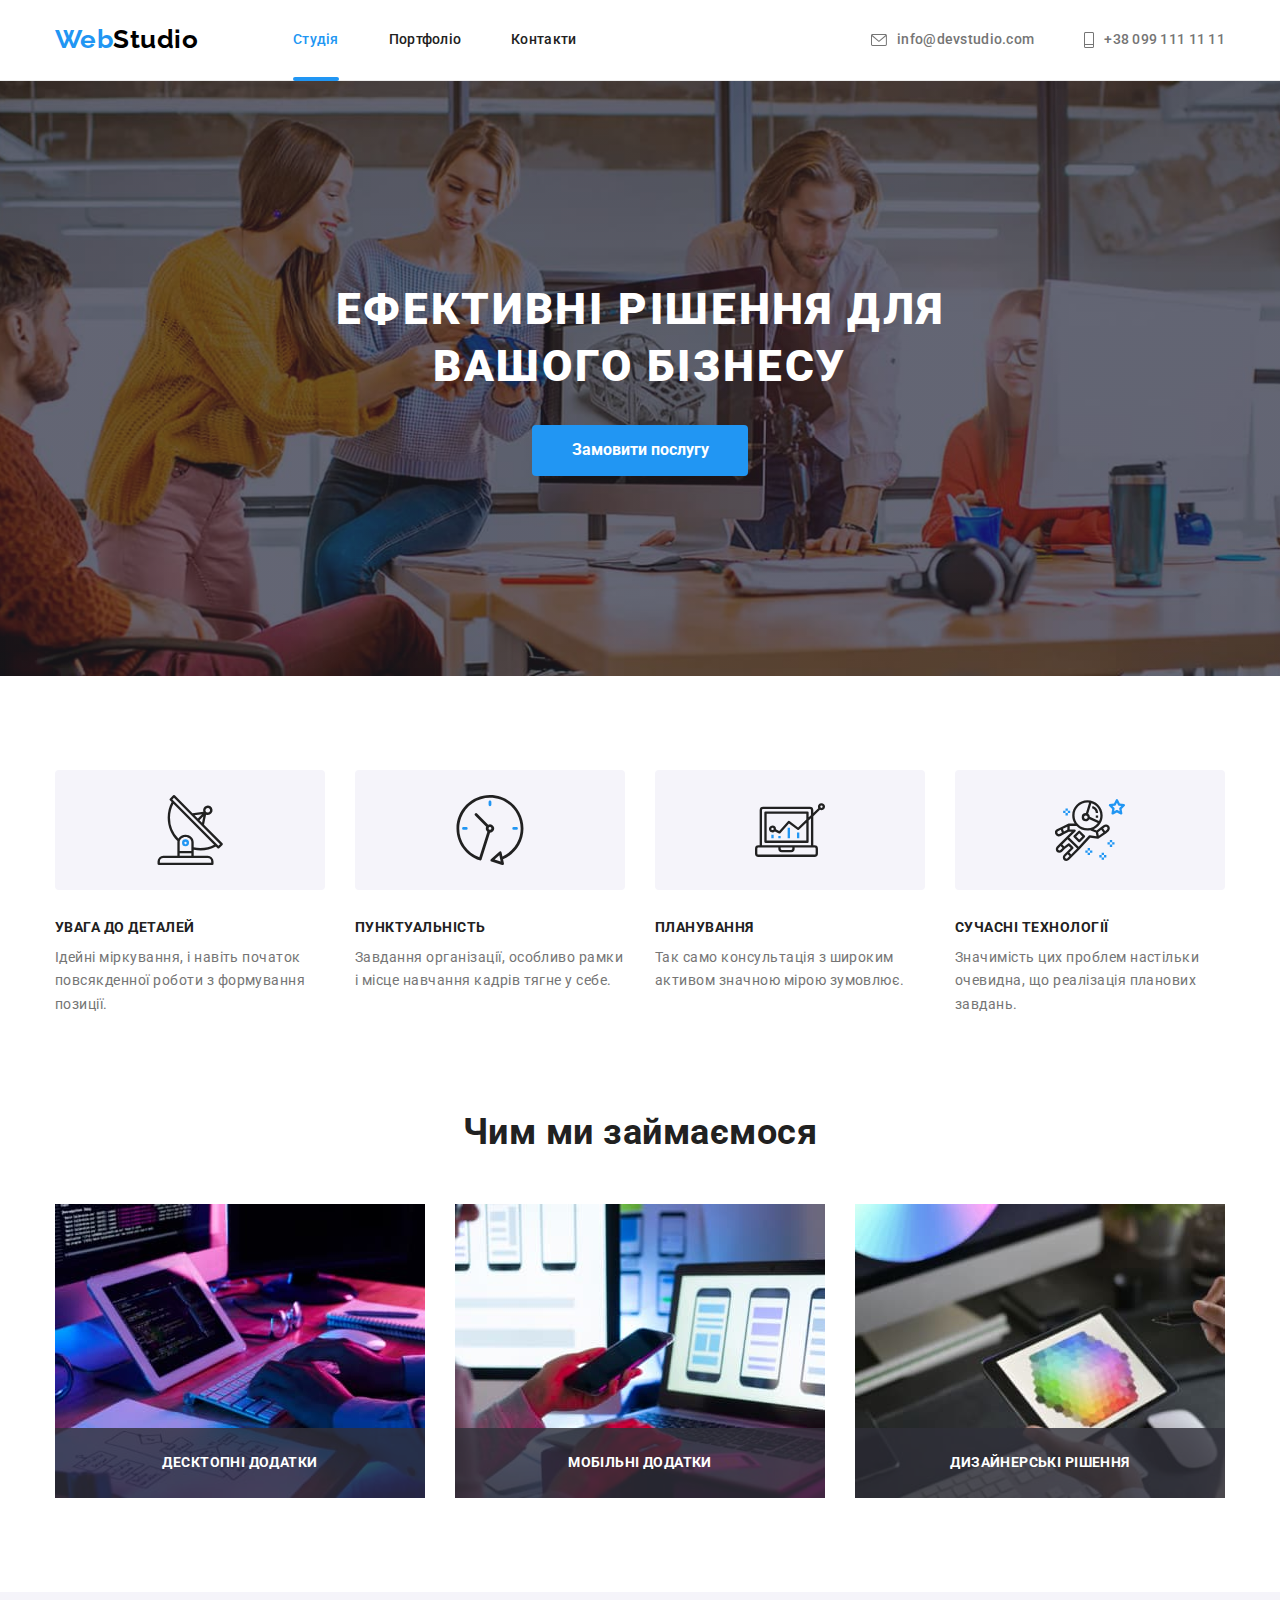
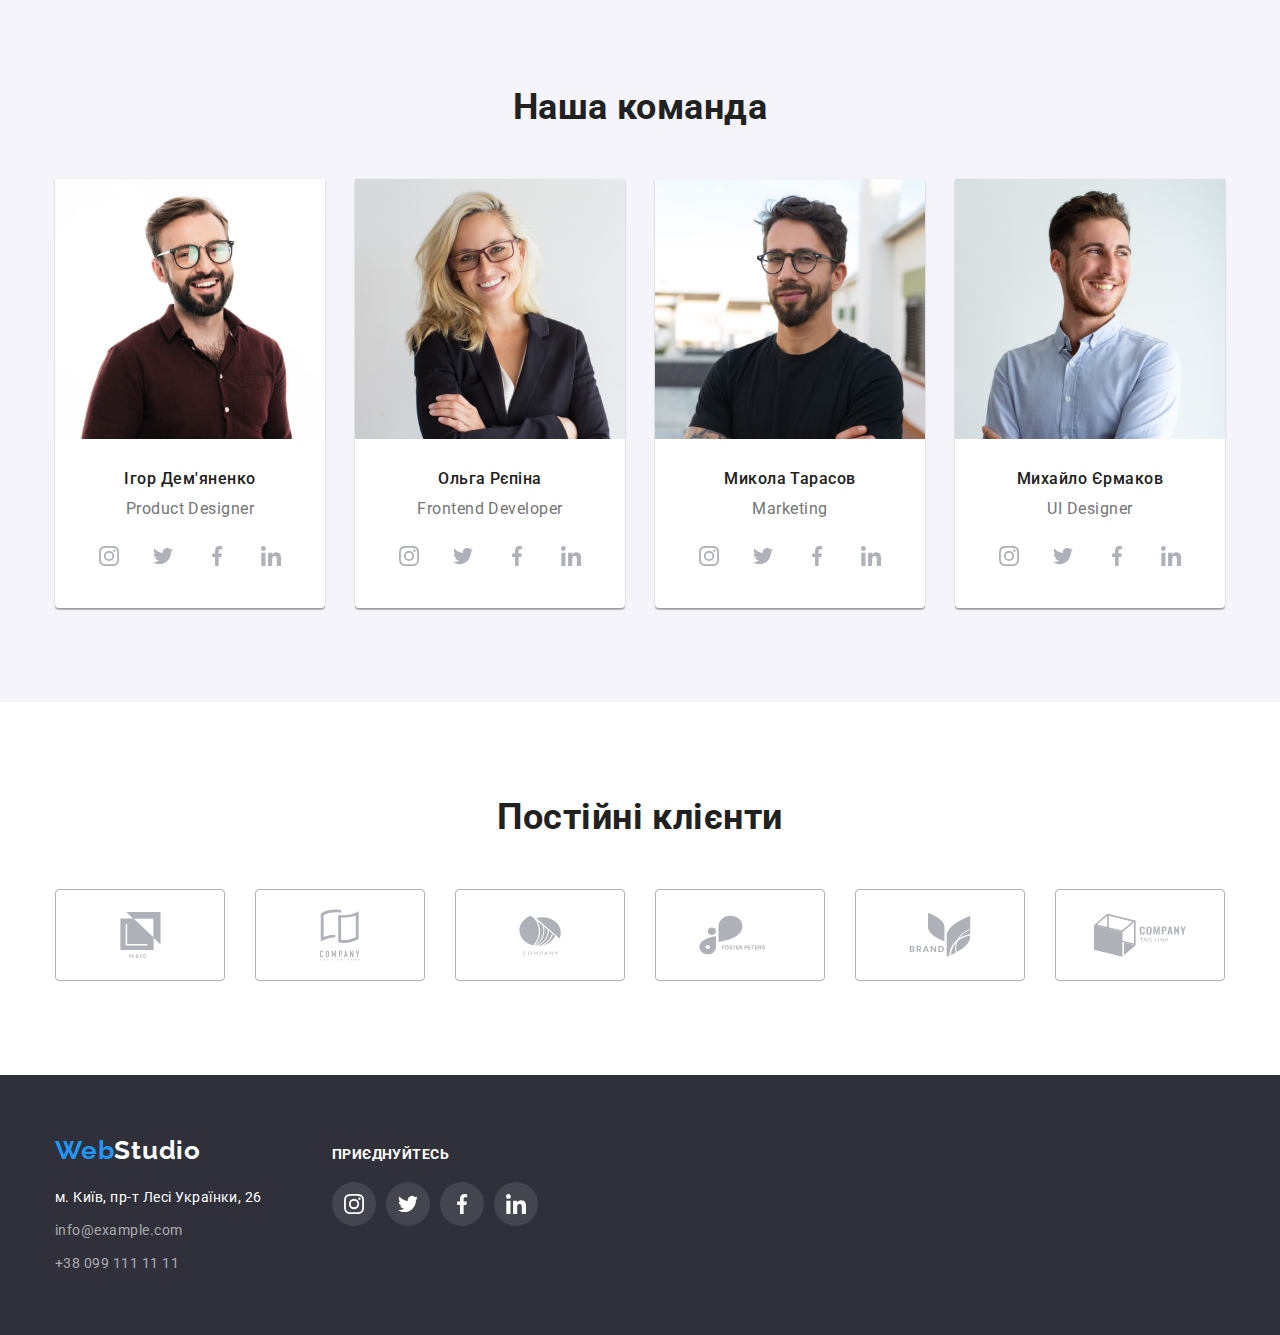
<file: index.html>
<!DOCTYPE html>
<html lang="uk">
<head>
    <meta charset="UTF-8">
    <meta http-equiv="X-UA-Compatible" content="IE=edge">
    <meta name="viewport" content="width=device-width, initial-scale=1.0">
    <title>Document</title>
    <link rel="preconnect" href="https://fonts.googleapis.com">
    <link rel="preconnect" href="https://fonts.gstatic.com" crossorigin>
    <link href="https://fonts.googleapis.com/css2?family=Raleway:wght@700&family=Roboto:wght@400;500;700;900&display=swap"
        rel="stylesheet">  
    <link rel="stylesheet" href="https://cdnjs.cloudflare.com/ajax/libs/modern-normalize/1.1.0/modern-normalize.min.css">

    <link rel="stylesheet" href="./css/styles.css">
</head>
<body class="page">
    <header class="page-header">
        <div class="conteiner main-nav">
        <nav class="nav">
            <a href="./index.html" class="logo"><span class="logo-style">Web</span>Studio</a>
            <ul class="site-nav">
                <li class="item"><a href="./index.html" class="link current">Студія</a></li>
                <li class="item"><a href="./portfolio.html" class="link">Портфоліо</a></li>
                <li class="item"><a href="" class="link">Контакти</a></li>
            </ul>
        </nav>
        <ul class="feedback">
            <li class="item"><a href="info@devstudio.com" class="link mail">
                <svg class="envelope-icon">
                    <use href="./images/sprayt.svg#icon-envelope"></use>
                </svg>info@devstudio.com</a></li>
            <li class="item"><a href="tel:+380991111111" class="link number">
                <svg class="smartfon-icon">
                    <use href="./images/sprayt.svg#icon-Vector"></use>
                </svg>+38 099 111 11 11</a></li>
        </ul>
        </div>
    </header>
    <main>
        <section class="hero-section">
            <div class="conteiner">
                <h1 class="hero-title">Ефективні рішення для вашого бізнесу</h1>
                <button type="button" class="hero-button" data-modal-open>Замовити послугу</button>
            </div>
        </section>
        <section class="section">
           <div class="conteiner">
            <h2 class="section-title no-title">Наші переваги</h2>
            <ul class="benefits">
                <li class="item">
                    <div class="benefits-conteiner">
                        <svg class="antenna-icon">
                            <use href="./images/sprayt.svg#icon-Group"></use>
                        </svg>
                    </div>
                    <h3 class="title first">УВАГА ДО ДЕТАЛЕЙ</h3>
                    <p class="post">Ідейні міркування, і навіть початок повсякденної роботи з формування позиції.</p>
                </li>
                <li class="item">
                    <div class="benefits-conteiner">
                        <svg class="clock-icon">
                            <use href="./images/sprayt.svg#icon-clock"></use>
                        </svg>
                    </div>
                    <h3 class="title second">ПУНКТУАЛЬНІСТЬ</h3>
                    <p class="post">Завдання організації, особливо рамки і місце навчання кадрів тягне у себе.</p>
                </li>
                <li class="item">
                    <div class="benefits-conteiner">
                        <svg class="diagram-icon">
                            <use href="./images/sprayt.svg#icon-diagram"></use>
                        </svg>
                    </div>
                    <h3 class="title third">ПЛАНУВАННЯ</h3>
                    <p class="post">Так само консультація з широким активом значною мірою зумовлює.</p>
                </li>
                <li class="item">
                    <div class="benefits-conteiner">
                        <svg class="astronaut-icon">
                            <use href="./images/sprayt.svg#icon-astronaut"></use>
                        </svg>
                    </div>
                    <h3 class="title fourth">СУЧАСНІ ТЕХНОЛОГІЇ</h3>
                    <p class="post">Значимість цих проблем настільки очевидна, що реалізація планових завдань.</p>
                </li>
            </ul>
           </div>
        </section>
        <section class="section">
            <div class="conteiner">
                <h2 class="section-title">Чим ми займаємося</h2>
                <ul class="actings">
                    <li class="item">
                        <div class="actings-container">
                            <img src="./images/pc.jpg" alt="ноутбук" width="370" class="image">
                            <div class="actings-post-container">
                                <p class="actings-post">Десктопні додатки</p>
                            </div>
                        </div>
                    </li>
                    <li class="item">
                        <div class="actings-container">
                            <img src="./images/phone.jpg" alt="телефон" width="370" class="image">
                            <div class="actings-post-container">
                                <p class="actings-post">Мобільні додатки</p>
                            </div>
                        </div>
                    </li>
                    <li class="item">
                        <div class="actings-container">
                            <img src="./images/tablet.jpg" alt="планшет" width="370" class="image">
                            <div class="actings-post-container">
                                <p class="actings-post">Дизайнерські рішення</p>
                            </div>
                        </div>
                    </li>
                </ul>
            </div>
        </section>
        <section class="section section-backgraund">
            <div class="conteiner">
                <h2 class="section-title">Наша команда</h2>
                <ul class="team">
                    <li class="item">
                        <img src="images/Ihor.jpg" alt="фото Ігор Дем'яненко" width="270" class="image-team">
                        <h3 class="title">Ігор Дем'яненко</h3>
                        <p class="post">Product Designer</p>
                        <ul class="social-networks">
                            <li>
                                <a href="" class="team-link">
                                    <svg class="instagram-team-icon">
                                        <use href="./images/sprayt.svg#icon-instagram-team"></use>
                                    </svg>
                                </a>
                            </li>
                            <li>
                                <a href="" class="team-link">
                                    <svg class="twitter-team-icon">
                                        <use href="./images/sprayt.svg#icon-twitter-team"></use>
                                    </svg>
                                </a>
                            </li>
                            <li>
                                <a href="" class="team-link">
                                    <svg class="facebook-team-icon">
                                        <use href="./images/sprayt.svg#icon-facebook-team"></use>
                                    </svg>
                                </a>
                            </li>
                            <li>
                                <a href="" class="team-link">
                                    <svg class="linkedin-team-icon">
                                        <use href="./images/sprayt.svg#icon-linkedin-team"></use>
                                    </svg>
                                </a>
                            </li>
                        </ul>
                    </li>
                    <li class="item">
                        <img src="images/Olha.jpg" alt="фото Ольга Рєпіна" width="270" class="image-team">
                        <h3 class="title">Ольга Рєпіна</h3>
                        <p class="post">Frontend Developer</p>
                        <ul class="social-networks">
                            <li>
                                <a href="" class="team-link">
                                    <svg class="instagram-team-icon">
                                        <use href="./images/sprayt.svg#icon-instagram-team"></use>
                                    </svg>
                                </a>
                            </li>
                            <li>
                                <a href="" class="team-link">
                                    <svg class="twitter-team-icon">
                                        <use href="./images/sprayt.svg#icon-twitter-team"></use>
                                    </svg>
                                </a>
                            </li>
                            <li>
                                <a href="" class="team-link">
                                    <svg class="facebook-team-icon">
                                        <use href="./images/sprayt.svg#icon-facebook-team"></use>
                                    </svg>
                                </a>
                            </li>
                            <li>
                                <a href="" class="team-link">
                                    <svg class="linkedin-team-icon">
                                        <use href="./images/sprayt.svg#icon-linkedin-team"></use>
                                    </svg>
                                </a>
                            </li>
                        </ul>
                    </li>
                    <li class="item">
                        <img src="images/Koly.jpg" alt="фото Микола Тарасов" width="270" class="image-team">
                        <h3 class="title">Микола Тарасов</h3>
                        <p class="post">Marketing</p>
                        <ul class="social-networks">
                            <li>
                                <a href="" class="team-link">
                                    <svg class="instagram-team-icon">
                                        <use href="./images/sprayt.svg#icon-instagram-team"></use>
                                    </svg>
                                </a>
                            </li>
                            <li>
                                <a href="" class="team-link">
                                    <svg class="twitter-team-icon">
                                        <use href="./images/sprayt.svg#icon-twitter-team"></use>
                                    </svg>
                                </a>
                            </li>
                            <li>
                                <a href="" class="team-link">
                                    <svg class="facebook-team-icon">
                                        <use href="./images/sprayt.svg#icon-facebook-team"></use>
                                    </svg>
                                </a>
                            </li>
                            <li>
                                <a href="" class="team-link">
                                    <svg class="linkedin-team-icon">
                                        <use href="./images/sprayt.svg#icon-linkedin-team"></use>
                                    </svg>
                                </a>
                            </li>
                        </ul>
                    <li class="item">
                        <img src="images/Misha.jpg" alt="фото Михайло Єрмаков" width="270" class="image-team">
                        <h3 class="title">Михайло Єрмаков</h3>
                        <p class="post">UI Designer</p>
                        <ul class="social-networks">
                            <li>
                                <a href="" class="team-link">
                                    <svg class="instagram-team-icon">
                                        <use href="./images/sprayt.svg#icon-instagram-team"></use>
                                    </svg>
                                </a>
                            </li>
                            <li>
                                <a href="" class="team-link">
                                    <svg class="twitter-team-icon">
                                        <use href="./images/sprayt.svg#icon-twitter-team"></use>
                                    </svg>
                                </a>
                            </li>
                            <li>
                                <a href="" class="team-link">
                                    <svg class="facebook-team-icon">
                                        <use href="./images/sprayt.svg#icon-facebook-team"></use>
                                    </svg>
                                </a>
                            </li>
                            <li>
                                <a href="" class="team-link">
                                    <svg class="linkedin-team-icon">
                                        <use href="./images/sprayt.svg#icon-linkedin-team"></use>
                                    </svg>
                                </a>
                            </li>
                        </ul>
                    </li>
                </ul>
            </div>
        </section>
        <section class="section">
            <div class="conteiner">
                <h2 class="section-title">Постійні клієнти</h2>
                <ul class="customers">
                    <li>
                        <a href="" class="customer-link">
                            <svg class="ya-and-co-icon">
                                <use href="./images/sprayt.svg#icon-YA-and-CO"></use>
                            </svg>
                        </a>
                    </li>
                    <li>
                        <a href="" class="customer-link">
                            <svg class="tagline-icon">
                                <use href="./images/sprayt.svg#icon-tagline"></use>
                            </svg>
                        </a>
                    </li>
                    <li>
                        <a href="" class="customer-link">
                            <svg class="company-icon">
                                <use href="./images/sprayt.svg#icon-company"></use>
                            </svg>
                        </a>
                    </li>
                    <li>
                        <a href="" class="customer-link">
                            <svg class="foster-icon">
                                <use href="./images/sprayt.svg#icon-foster"></use>
                            </svg>
                        </a>
                    </li>
                    <li>
                        <a href="" class="customer-link">
                            <svg class="brand-icon">
                                 <use href="./images/sprayt.svg#icon-brand"></use>
                            </svg>
                        </a>
                    </li>
                    <li>
                        <a href="" class="customer-link">
                            <svg class="tag-line-icon">
                                <use href="./images/sprayt.svg#icon-tag-line"></use>
                            </svg>
                        </a>
                    </li>
                </ul>
            </div>
        </section>
    </main>
    <footer class="footer">
        <div class="conteiner basement">
            <div aria-colcount="address-container">
                <a href="./index.html" class="footer-logo"><span class="logo-style">Web</span>Studio</a>
                <address>
                    <ul class="footer-section">
                        <li class="item">
                            <a href="https://goo.gl/maps/1Dg9ZGH78BXYVgJ18" target="_blank" rel="noreferer noopener nofollow"
                                class="map">м. Київ, пр-т Лесі
                                Українки, 26
                            </a>
                        </li>
                        <li class="item">
                            <a href="info@example.com" class="mail">info@example.com</a>
                        </li>
                        <li class="item">
                            <a href="tel:+380991111111" class="telephone">+38 099 111 11 11</a>
                        </li>
                    </ul>
                </address>
            </div>
            <div class="footer-link-container">
                <h2 class="footer-title">приєднуйтесь</h2>
                <ul class="social-link">
                <li>
                    <a href="" class="footer-link">
                        <svg class="instagram-icon">
                            <use href="./images/sprayt.svg#icon-instagram"></use>
                        </svg>
                    </a>
                </li>
                <li>
                    <a href="" class="footer-link">
                        <svg class="twitter-icon">
                            <use href="./images/sprayt.svg#icon-twitter"></use>
                        </svg>
                    </a>
                </li>
                <li>
                    <a href="" class="footer-link">
                        <svg class="facebook-icon">
                            <use href="./images/sprayt.svg#icon-facebook"></use>
                        </svg>
                    </a>
                </li>
                <li>
                    <a href="" class="footer-link">
                        <svg class="linkedin-icon">
                            <use href="./images/sprayt.svg#icon-linkedin"></use>
                        </svg>
                    </a>
                </li>
                </ul>
            </div>
        </div>
    </footer>

    <div class="backdrop is-hidden" data-modal>
        <div class="modal">
            <button class="button-close" data-modal-close>
                <svg class="close-icon">
                    <use href="./images/sprayt.svg#icon-close"></use>
                </svg>
            </button>
        </div>
    </div>
    
    <script src="./js/modal.js"></script>
</body>
</html>
</file>
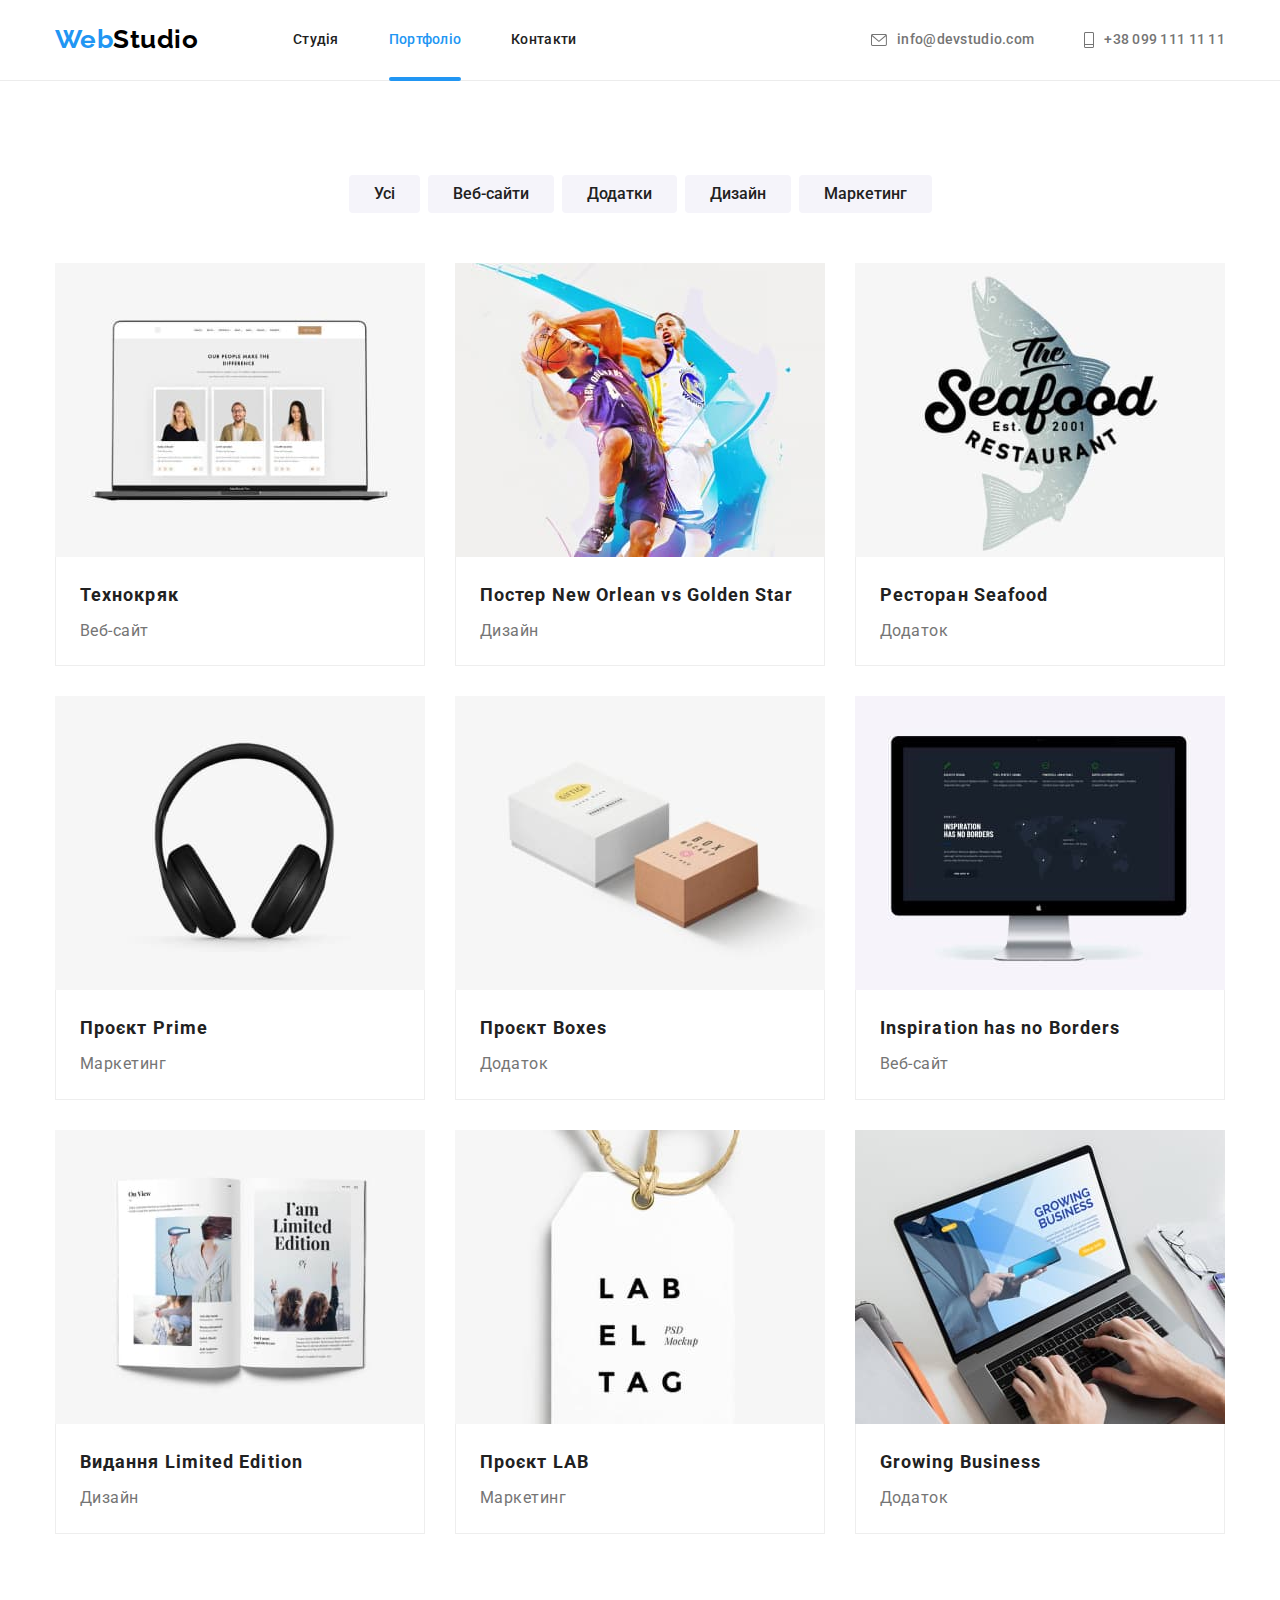
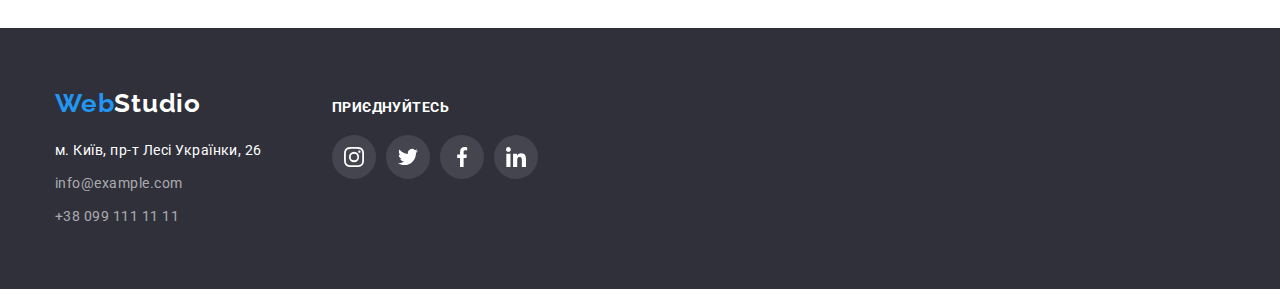
<file: portfolio.html>
<!DOCTYPE html>
<html lang="uk">
<head>
    <meta charset="UTF-8">
    <meta http-equiv="X-UA-Compatible" content="IE=edge">
    <meta name="viewport" content="width=device-width, initial-scale=1.0">
    <title>Portfolio</title>
    <link rel="preconnect" href="https://fonts.googleapis.com">
    <link rel="preconnect" href="https://fonts.gstatic.com" crossorigin>
    <link href="https://fonts.googleapis.com/css2?family=Raleway:wght@700&family=Roboto:wght@400;500;700;900&display=swap"
        rel="stylesheet">
    <link rel="stylesheet" href="https://cdnjs.cloudflare.com/ajax/libs/modern-normalize/1.1.0/modern-normalize.min.css">
    <link rel="stylesheet" href="./css/styles.css">
</head>
<body class="page">
    <header class="page-header">
        <div class="conteiner main-nav">
            <nav class="nav">
                <a href="./index.html" class="logo"><span class="logo-style">Web</span>Studio</a>
                <ul class="site-nav">
                    <li class="item"><a href="./index.html" class="link">Студія</a></li>
                    <li class="item"><a href="./portfolio.html" class="link current">Портфоліо</a></li>
                    <li class="item"><a href="" class="link">Контакти</a></li>
                </ul>
            </nav>
            <ul class="feedback">
                <li class="item"><a href="info@devstudio.com" class="link mail">
                        <svg class="envelope-icon">
                            <use href="./images/sprayt.svg#icon-envelope"></use>
                        </svg>info@devstudio.com</a></li>
                <li class="item"><a href="tel:+380991111111" class="link number">
                        <svg class="smartfon-icon">
                            <use href="./images/sprayt.svg#icon-Vector"></use>
                        </svg>+38 099 111 11 11</a></li>
            </ul>
        </div>
    </header>
    <main>
        <section class="section">
            <div class="conteiner">
                <h1 class="section-title no-title">Наші роботи</h1>
                <ul class="button">
                    <li class="item"><button type="button" class="nav-button">Усі</button></li>
                    <li class="item"><button type="button" class="nav-button">Веб-сайти</button></li>
                    <li class="item"><button type="button" class="nav-button">Додатки</button></li>
                    <li class="item"><button type="button" class="nav-button">Дизайн</button></li>
                    <li class="item"><button type="button" class="nav-button">Маркетинг</button></li>
                </ul>
                <ul class="examples">
                    <li class="item">
                        <a href="" class="examples-link">
                            <div class="thumb">
                                <img src="./images/project.jpg" alt="Технокряк" width="370" class="examples-image">
                                <div class="examples-overlay">
                                    <div class="examples-text-conteiner">
                                        <p class="examples-text">Ресурс пропонує комплексні пропозиції з різним рівнем функціоналу та сервісів. Все це
                                            дозволить відвідувачу отримати
                                            вичерпні відомості про компанію чи приватну особу.</p>
                                    </div>
                                </div>
                            </div>
                            <div class="examples-container">
                                <h2 class="examples-title">Технокряк</h2>
                                <p class="examples-post">Веб-сайт</p>
                            </div>
                        </a>
                    </li>
                    <li class="item">
                        <a href="" class="examples-link">
                            <div class="thumb">
                                <img src="./images/poster.jpg" alt="Постер" width="370" class="examples-image">
                                <div class="examples-overlay">
                                    <div class="examples-text-conteiner">
                                        <p class="examples-text">Ресурс пропонує комплексні пропозиції з різним рівнем функціоналу та сервісів. Все
                                            це
                                            дозволить відвідувачу отримати
                                            вичерпні відомості про компанію чи приватну особу.</p>
                                    </div>
                                </div>
                            </div>
                            <div class="examples-container">
                                <h2 class="examples-title">Постер New Orlean vs Golden Star</h2>
                                <p class="examples-post">Дизайн</p>
                            </div>
                        </a>
                    </li>
                    <li class="item">
                        <a href="" class="examples-link">
                            <div class="thumb">
                                <img src="./images/fish.jpg" alt="Ресторан" width="370" class="examples-image">
                                <div class="examples-overlay">
                                    <div class="examples-text-conteiner">
                                        <p class="examples-text">Ресурс пропонує комплексні пропозиції з різним рівнем функціоналу та сервісів. Все
                                            це
                                            дозволить відвідувачу отримати
                                            вичерпні відомості про компанію чи приватну особу.</p>
                                    </div>
                                </div>
                            </div>
                            <div class="examples-container">
                                <h2 class="examples-title">Ресторан Seafood</h2>
                                <p class="examples-post">Додаток</p>
                            </div>
                        </a>
                    </li>
                    <li class="item">
                        <a href="" class="examples-link">
                            <div class="thumb">
                                <img src="./images/hedphone.jpg" alt="Проєкт Prime" width="370" class="examples-image">
                                <div class="examples-overlay">
                                    <div class="examples-text-conteiner">
                                        <p class="examples-text">Ресурс пропонує комплексні пропозиції з різним рівнем функціоналу та сервісів. Все
                                            це
                                            дозволить відвідувачу отримати
                                            вичерпні відомості про компанію чи приватну особу.</p>
                                    </div>
                                </div>
                            </div>
                            <div class="examples-container">
                                <h2 class="examples-title">Проєкт Prime</h2>
                                <p class="examples-post">Маркетинг</p>
                            </div>
                        </a>
                    </li>
                    <li class="item">
                        <a href="" class="examples-link">
                            <div class="thumb">
                                <img src="./images/box.jpg" alt="Проєкт Boxes" width="370" class="examples-image">
                                <div class="examples-overlay">
                                    <div class="examples-text-conteiner">
                                        <p class="examples-text">Ресурс пропонує комплексні пропозиції з різним рівнем функціоналу та сервісів. Все
                                            це
                                            дозволить відвідувачу отримати
                                            вичерпні відомості про компанію чи приватну особу.</p>
                                    </div>
                                </div>
                            </div>
                            <div class="examples-container">
                                <h2 class="examples-title">Проєкт Boxes</h2>
                                <p class="examples-post">Додаток</p>
                            </div>
                        </a>
                    </li>
                    <li class="item">
                        <a href="" class="examples-link">
                            <div class="thumb">
                                <img src="./images/monitor.jpg" alt="Inspiration has no Borders" width="370" class="examples-image">
                                <div class="examples-overlay">
                                    <div class="examples-text-conteiner">
                                        <p class="examples-text">Ресурс пропонує комплексні пропозиції з різним рівнем функціоналу та сервісів. Все
                                            це
                                            дозволить відвідувачу отримати
                                            вичерпні відомості про компанію чи приватну особу.</p>
                                    </div>
                                </div>
                            </div>
                            <div class="examples-container">
                                <h2 class="examples-title">Inspiration has no Borders</h2>
                                <p class="examples-post">Веб-сайт</p>
                            </div>
                        </a>
                    </li>
                    <li class="item">
                        <a href="" class="examples-link">
                            <div class="thumb">
                                <img src="./images/book.jpg" alt="Видання Limited Edition" width="370" class="examples-image">
                                <div class="examples-overlay">
                                    <div class="examples-text-conteiner">
                                        <p class="examples-text">Ресурс пропонує комплексні пропозиції з різним рівнем функціоналу та сервісів. Все
                                            це
                                            дозволить відвідувачу отримати
                                            вичерпні відомості про компанію чи приватну особу.</p>
                                    </div>
                                </div>
                            </div>
                            <div class="examples-container">
                                <h2 class="examples-title">Видання Limited Edition</h2>
                                <p class="examples-post">Дизайн</p>
                            </div>
                        </a>
                    </li>
                    <li class="item">
                        <a href="" class="examples-link">
                            <div class="thumb">
                                <img src="./images/tag.jpg" alt="Проєкт LAB" width="370" class="examples-image">
                                <div class="examples-overlay">
                                    <div class="examples-text-conteiner">
                                        <p class="examples-text">Ресурс пропонує комплексні пропозиції з різним рівнем функціоналу та сервісів. Все
                                            це
                                            дозволить відвідувачу отримати
                                            вичерпні відомості про компанію чи приватну особу.</p>
                                    </div>
                                </div>
                            </div>
                            <div class="examples-container">
                                <h2 class="examples-title">Проєкт LAB</h2>
                                <p class="examples-post">Маркетинг</p>
                            </div>
                        </a>
                    </li>
                    <li class="item">
                        <a href="" class="examples-link">
                            <div class="thumb">
                                <img src="./images/notebook.jpg" alt="Growing Business" width="370" class="examples-image">
                                <div class="examples-overlay">
                                    <div class="examples-text-conteiner">
                                        <p class="examples-text">Ресурс пропонує комплексні пропозиції з різним рівнем функціоналу та сервісів. Все
                                            це
                                            дозволить відвідувачу отримати
                                            вичерпні відомості про компанію чи приватну особу.</p>
                                    </div>
                                </div>
                            </div>
                            <div class="examples-container">
                                <h2 class="examples-title">Growing Business</h2>
                                <p class="examples-post">Додаток</p>
                            </div>
                        </a>
                    </li>
                </ul>
            </div>
        </section>
    </main>
    <footer class="footer">
        <div class="conteiner basement">
            <div aria-colcount="address-container">
                <a href="./index.html" class="footer-logo"><span class="logo-style">Web</span>Studio</a>
                <address>
                    <ul class="footer-section">
                        <li class="item">
                            <a href="https://goo.gl/maps/1Dg9ZGH78BXYVgJ18" target="_blank"
                                rel="noreferer noopener nofollow" class="map">м. Київ, пр-т Лесі
                                Українки, 26
                            </a>
                        </li>
                        <li class="item">
                            <a href="info@example.com" class="mail">info@example.com</a>
                        </li>
                        <li class="item">
                            <a href="tel:+380991111111" class="telephone">+38 099 111 11 11</a>
                        </li>
                    </ul>
                </address>
            </div>
            <div class="footer-link-container">
                <h2 class="footer-title">приєднуйтесь</h2>
                <ul class="social-link">
                    <li>
                        <a href="" class="footer-link">
                            <svg class="instagram-icon">
                                <use href="./images/sprayt.svg#icon-instagram"></use>
                            </svg>
                        </a>
                    </li>
                    <li>
                        <a href="" class="footer-link">
                            <svg class="twitter-icon">
                                <use href="./images/sprayt.svg#icon-twitter"></use>
                            </svg>
                        </a>
                    </li>
                    <li>
                        <a href="" class="footer-link">
                            <svg class="facebook-icon">
                                <use href="./images/sprayt.svg#icon-facebook"></use>
                            </svg>
                        </a>
                    </li>
                    <li>
                        <a href="" class="footer-link">
                            <svg class="linkedin-icon">
                                <use href="./images/sprayt.svg#icon-linkedin"></use>
                            </svg>
                        </a>
                    </li>
                </ul>
            </div>
        </div>
    </footer>
</body>
</html>
</file>
<file: css/styles.css>
:root{
    --primary-text-color: #757575;
    --title-text-color: #212121;
    --acent-color: #2196F3;
    --primary-bcg-color: #ffffff;

}
html{
    box-sizing: border-box;
}
*,
*::before,
*::after {
    box-sizing: inherit;
}
h1, h2, h3, p, ul{
    margin: 0px;
    padding: 0px;
}
.conteiner{
    margin-left: auto;
    margin-right: auto;
    padding-left: 15px;
    padding-right: 15px;
    width: 1200px;
}
.page-header{
    background-color: var(--primary-bcg-color);
    border-bottom: 1px solid #ECECEC;
}
.main-nav{
    display: flex;
    align-items: center;
    
}
.logo{
    width: 145px;
    font-family: 'Raleway';
    font-weight: 700;
    font-size: 26px;
    line-height: 1.2;
    color: #000000;
    text-decoration: none;
}
.logo:focus{
    color: var(--acent-color);
}
.logo-style{
    color: var(--acent-color);
}
.nav{
    display: flex;
    align-items: center;
}
.site-nav .link{
    display: block;
    padding-top: 32px;
    padding-bottom: 32px;

    color: var(--title-text-color);
    font-weight: 500;
    font-size: 14px;
    line-height: 1.1;
    letter-spacing: 0.02em;
    text-decoration: none;

    position: relative;

    transition: color 250ms cubic-bezier(0.4, 0, 0.2, 1);
}
.site-nav .item+ .item{
    margin-left: 50px;
}
.site-nav{
    display: flex;
    list-style: none;
    margin-left: 93px;

}
.site-nav .link:hover,
.site-nav .link:focus,
.link.current{
    color: var(--acent-color);
}
.link.current::after{
    position: absolute;
    left: 0;
    bottom: -1px;
    display: block;
    content: " ";
    width: 100%;
    height: 4px;
    background-color: var(--acent-color);
    border-radius: 2px;
}
.feedback .link {
    display: inline-flex;
    align-items: center;
    padding-top: 32px;
    padding-bottom: 32px;

    color: #757575;
    font-weight: 500;
    font-size: 14px;
    line-height: 1.1;
    letter-spacing: 0.02em;
    text-decoration: none;

    transition: color 250ms cubic-bezier(0.4, 0, 0.2, 1);
}
.feedback{
    display: flex;
    margin-left: auto;

    list-style: none;
}
.feedback .item+ .item{
margin-left: 50px;
}
.feedback .link:hover,
.feedback .link:focus{
    color: var(--acent-color);
}
.envelope-icon{
    width: 16px;
    height: 12px;
    margin-right: 10px;
    fill: currentColor;
}
.smartfon-icon{
    width: 10px;
    height: 16px;
    margin-right: 10px;
    fill: currentColor;
}


/*body*/

body{
    background-color: var(--primary-bcg-color);
    color: var(--primary-text-color);
    font-family: 'Roboto', sans-serif;
    font-style: normal;
    font-weight: 400;
    letter-spacing: 0.03em;
}   

/*секція герой*/
.hero-section{
    max-width: 1600px;
    background-image: linear-gradient(
        to right,
        rgba(47, 48, 58, 0.4),
        rgba(47, 48, 58, 0.4)
        ), url(../images/hero-img-bg.jpg);
    background-repeat: no-repeat;
    background-position: center;
    background-size: cover;

    margin-left: auto;
    margin-right: auto;
    padding-top: 200px;
    padding-bottom: 200px;

    background-color: #2F303A;
    text-align: center;
}
.hero-title{
    margin-left: auto;
    margin-right: auto;
    margin-bottom: 30px;
    width: 696px;

    color: var(--primary-bcg-color);
    font-weight: 900;
    font-size: 44px;
    line-height: 1.3;
    letter-spacing: 0.06em;
    text-transform: uppercase;
}
.hero-button{
    border: 1px solid transparent;
    display: inline-block;
    border-radius: 4px;
    padding: 10px 32px;
    min-width: 216px;

    background-color: var(--acent-color);
    color: var(--primary-bcg-color);
    font-weight: 700;
    font-size: 16px;
    line-height: 1.8;
    cursor: pointer;
}
.hero-button:hover,
.hero-button:focus{
    color: var(--primary-bcg-color);
}
/*заголовки секцій*/
.section{
    padding-top: 94px;
    padding-bottom: 94px;
}
.section-title{
    margin-bottom: 50px;

    color: var(--title-text-color);
    font-weight: 700;
    font-size: 36px;
    line-height: 1.2;
    text-align: center;
}
.no-title {
    display: none;
}
/*перелік переваг*/
.benefits{
    display: flex;

    list-style: none;
}
.benefits .item+ .item{
    margin-left: 30px;
}
.benefits-conteiner{
    display: inline-flex;
    justify-content: center;
    align-items: center;
    width: 270px;
    height: 120px;
    background: #F5F4FA;
    border-radius: 4px;
    margin-bottom: 30px;
}
.antenna-icon{
    width: 70px;
    height: 70px;
}
.clock-icon{
    width: 70px;
    height: 70px;
}
.diagram-icon{
    width: 70px;
    height: 70px;
}
.astronaut-icon{
    width: 70px;
    height: 70px;
}
.benefits .title{
    margin-bottom: 10px;

    color: var(--title-text-color);
    font-weight: 700;
    font-size: 14px;
    line-height: 1.1;
}
.benefits .post{
    font-size: 14px;
    line-height: 1.7;
}
/* what we do*/
.section:nth-child(3) {
    padding-top: 0px;
}
.actings{
    display: flex;
    list-style: none;
    
}
.actings .item+ .item{
    margin-left: 30px;
}
.item .image{
    display: block;
    max-width: 100%;
    height: auto;
}
.actings-container{
    position: relative;
}
.actings-post {
    font-family: 'Roboto';
    font-weight: 700;
    font-size: 14px;
    line-height: 1.14;
    letter-spacing: 0.03em;
    text-transform: uppercase;
    color: var(--primary-bcg-color);
}
.actings-post-container{
    position: absolute;
    bottom: 0;
    left: 0;
    background-color: rgba(47, 48, 58, 0.8);
    width: 370px;
    height: 70px;
    display: flex;
    justify-content: center;
    align-items: center;
}
/*Team section*/
.team{
    display: flex;
    list-style: none;
}
.section-title .team{
    background-color: #fff;
}
.team .item{
    display: inline-block;
    background-color: var(--primary-bcg-color);
    box-shadow: 0px 1px 3px rgba(0, 0, 0, 0.12), 0px 1px 1px rgba(0, 0, 0, 0.14), 0px 2px 1px rgba(0, 0, 0, 0.2);
    border-radius: 0px 0px 4px 4px;
}
.team .item+ .item{
    margin-left: 30px;
}
.team .image-team{
    display: block;
    max-width: 100%;
    height: auto;
}
.team .title{
    padding-top: 30px;
    margin-bottom: 10px;
    text-align: center;

    color: var(--title-text-color);
    font-weight: 500;
    font-size: 16px;
    line-height: 1.2;
}
.team .post{
    margin-bottom: 16px;
    text-align: center;

    font-size: 16px;
    line-height: 1.2;
}
.social-networks{
    display: flex;
    list-style: none;
    justify-content: center;
    column-gap: 10px;
    padding-bottom: 30px;
}
.team-link{
    display: inline-flex;
    justify-content: center;
    align-items: center;
    width: 44px;
    height: 44px;
    color: #AFB1B8;
    border: 0;
    border-radius: 50%;
    background-color: var(--primary-bcg-color);

    transition: color 250ms cubic-bezier(0.4, 0, 0.2, 1),
    background-color 250ms cubic-bezier(0.4, 0, 0.2, 1);
}
.team-link:hover,
.team-link:focus{
    color: #fff;
    background-color: var(--acent-color);
}
.instagram-team-icon{
    width: 20px;
    height: 20px;
    fill: currentColor;
}
.twitter-team-icon{
    width: 20px;
    height: 20px;
    fill: currentColor;
}
.facebook-team-icon{
    width: 20px;
    height: 20px;
    fill: currentColor;
}
.linkedin-team-icon{
    width: 20px;
    height: 20px;
    fill: currentColor;
}
.section-backgraund{
    background-color: #F5F4FA;
}
/* customers section */
.customers{
    display: flex;
    list-style: none;
    justify-content: center;
    column-gap: 30px;
}
.customer-link{
    display: inline-flex;
    justify-content: center;
    align-items: center;
    width: 170px;
    height: 92px;
    color: #AFB1B8;
    border: 1px solid #AFB1B8;
    border-radius: 4px;

    transition: color 250ms cubic-bezier(0.4, 0, 0.2, 1),
    border-color 250ms cubic-bezier(0.4, 0, 0.2, 1);
}
.customer-link:hover,
.customer-link:focus{
    color: var(--acent-color);
    border-color: var(--acent-color);
}
.ya-and-co-icon{
    width: 41px;
    height: 46px;
    fill: currentColor;
}
.tagline-icon{
    width: 40px;
    height: 52px;
    fill: currentColor;
}
.company-icon{
    width: 44px;
    height: 40px;
    fill: currentColor;
}
.foster-icon{
    width: 84px;
    height: 40px;
    fill: currentColor;
}
.brand-icon{
    width: 62.54px;
    height: 45.43px;
    fill: currentColor;
}
.tag-line-icon{
    width: 94px;
    height: 44px;
    fill: currentColor;
}
/*footer*/
.footer{
    padding-top: 60px;
    padding-bottom: 60px;
    background-color: #2F303A;
}
.basement{
    display: flex;
    align-items: baseline;
}
.footer-section{
    list-style: none;
}
.footer-logo{
    display: inline-block;
    margin-bottom: 20px;
    width: 145px;

    font-family: 'Raleway';
    font-style: normal;
    font-weight: 700;
    font-size: 26px;
    line-height: 1.2;
    letter-spacing: 0.03em;
    text-decoration: none;
    color: var(--primary-bcg-color);
}
.footer-logo:focus{
    color: var(--acent-color);
}
.footer-section .map{
    color: var(--primary-bcg-color);
    font-size: 14px;
    line-height: 1.7;
    text-decoration: none;
    font-style: normal;

    transition: color 250ms cubic-bezier(0.4, 0, 0.2, 1);
}
.footer-section .map:hover,
.footer-section .map:focus{
    color: var(--acent-color);
}
.footer-section .mail,
.footer-section .telephone{
    color: rgba(255, 255, 255, 0.6);
    font-size: 14px;
    line-height: 1.7;
    text-decoration: none;
    font-style: normal;

    transition: color 250ms cubic-bezier(0.4, 0, 0.2, 1);
}
.footer-section .mail:hover,
.footer-section .mail:focus{
    color: var(--acent-color);
}

.footer-section .telephone:hover,
.footer-section .telephone:focus{
    color: var(--acent-color);
}
.footer-section .item{
    margin-bottom: 9px;
}
.footer-section .item:last-child{
    margin-bottom: 0px;
}
.footer-link-container{
    margin-left: 70px;
    width: 206px;
    height: 80px;
}
.footer-title{
    margin-bottom: 20px;

    font-weight: 700;
    font-size: 14px;
    line-height: 16px;
    letter-spacing: 0.03em;
    text-transform: uppercase;

    color: #FFFFFF;
}
.social-link{
    display: flex;
    list-style: none;
    justify-content: space-between;
}
.footer-link{
    display: inline-flex;
    justify-content: center;
    align-items: center;
    width: 44px;
    height: 44px;
    border: 0;
    border-radius: 50%;
    background-color: rgba(255, 255, 255, 0.1);

    transition: background-color 250ms cubic-bezier(0.4, 0, 0.2, 1);
}
.footer-link:hover,
.footer-link:focus{
    background-color: var(--acent-color);
}
.instagram-icon{
    width: 20px;
    height: 20px;
}
.twitter-icon{
    width: 20px;    
    height: 20px;
}
.facebook-icon{
    width: 20px;
    height: 20px;
}
.linkedin-icon{
    width: 20px;
    height: 20px;
}

/*button portfolio*/
.button{
    display: flex;
    justify-content: center;

    list-style: none;
    margin-bottom: 50px;
}
.button .item+ .item{
    margin-left: 8px;
}
.button .nav-button{
    border-radius: 4px;
    border: transparent;
    padding: 6px 25px;

    font-family: inherit;
    background-color: #F5F4FA;
    color: var(--title-text-color);
    font-weight: 500;
    font-size: 16px;
    line-height: 1.6;
    cursor: pointer;

    transition: color 250ms cubic-bezier(0.4, 0, 0.2, 1),
        background-color 250ms cubic-bezier(0.4, 0, 0.2, 1),
        box-shadow 250ms cubic-bezier(0.4, 0, 0.2, 1);
}
.button .nav-button:hover,
.button .nav-button:focus{
    background-color: var(--acent-color);
    color: var(--primary-bcg-color);
    box-shadow: 0px 3px 1px rgba(0, 0, 0, 0.1), 0px 1px 2px rgba(0, 0, 0, 0.08), 0px 2px 2px rgba(0, 0, 0, 0.12);
}
/*examples portfolio*/
.examples{
    display: flex;
    flex-wrap: wrap;
    list-style: none;
}
.examples .item{
    width: 370px;
    margin-right: 30px;
    margin-bottom: 30px;
    
}
.examples .item:nth-child(3n){
    margin-right: 0px;
}
.examples .item:nth-last-child(-n +3){
    margin-bottom: 0px;
}
.examples .examples-image{
    display: block;
    max-width: 100%;
    height: auto;
}
.examples-title{
    margin-bottom: 4px;

    color: var(--title-text-color);
    font-weight: 700;
    font-size: 18px;
    line-height: 2;
    letter-spacing: 0.06em;
    background-color: #fff;
}
.examples-post{
    color: var(--primary-text-color);
    font-size: 16px;
    line-height: 1.8;
    background-color: #fff;
}
.examples-link:hover,
.examples-link:focus{
    box-shadow: 0px 1px 1px rgba(0, 0, 0, 0.12), 0px 4px 4px rgba(0, 0, 0, 0.06), 1px 4px 6px rgba(0, 0, 0, 0.16);
}
.examples-link {
    display: block;
    text-decoration: none;

    transition: box-shadow 250ms cubic-bezier(0.4, 0, 0.2, 1);;

}
.examples-container{
    padding: 20px 24px;
    border-bottom: 1px solid #EEEEEE;
    border-right: 1px solid #EEEEEE;
    border-left: 1px solid #EEEEEE;
}
.thumb{
    position: relative;
    overflow: hidden;
}
.examples-overlay{
    position: absolute;
    top: 0;
    left: 0;
    width: 100%;
    height: 100%;
    background-color: rgba(33, 150, 243, 0.9);

    transform: translateY(101%);
    transition: transform 250ms cubic-bezier(0.4, 0, 0.2, 1);
}
.examples-text-conteiner{
    position: absolute;
    top: 50%;
    left: 50%;
    transform: translate(-50%, -50%);
    width: 322px;
    height: 168px;
}
.examples-text{
    font-family: 'Roboto';
    font-size: 18px;
    line-height: 1.55;
    letter-spacing: 0.03em;
    
    color: #FFFFFF;
    
}
.examples-link:hover .examples-overlay{
    transform: translateY(0);
}
/* Бекдроп та модальне вікно */
.backdrop{
    position: fixed;
    top: 0;
    left: 0;
    width: 100%;
    height: 100%;
    background-color: rgba(0, 0, 0, 0.2);
    
    visibility: visible;
    opacity: 1;
    transition: opacity 250ms cubic-bezier(0.4, 0, 0.2, 1), visibility 250ms cubic-bezier(0.4, 0, 0.2, 1);
}
.backdrop.is-hidden .modal{
    transform: translate(-50%, -50%) scale(1.1);
}
.modal{
    position: absolute;
    top: 50%;
    left: 50%;
    transform: translate(-50%, -50%) scale(1);
    width: 528px;
    height: 581px;
    background-color: #FFFFFF;
    box-shadow: 0px 1px 3px rgba(0, 0, 0, 0.12), 0px 1px 1px rgba(0, 0, 0, 0.14), 0px 2px 1px rgba(0, 0, 0, 0.2);
    border-radius: 4px;

    transition: transform 250ms cubic-bezier(0.4, 0, 0.2, 1);
}
.button-close{
    position: absolute;
    top: 8px;
    right: 8px;
    display: inline-flex;
    justify-content: center;
    align-items: center;
    width: 30px;
    height: 30px;
    background-color: #fff;
    border-radius: 50%;
    border: 1px solid rgba(0, 0, 0, 0.1);
    cursor: pointer;
}
.close-icon {
    width: 18px;
    height: 18px;
}
.is-hidden{
    visibility: hidden;
    opacity: 0;
    pointer-events: none;
}
/* Бекдроп та модальне вікно кінець */
</file>
